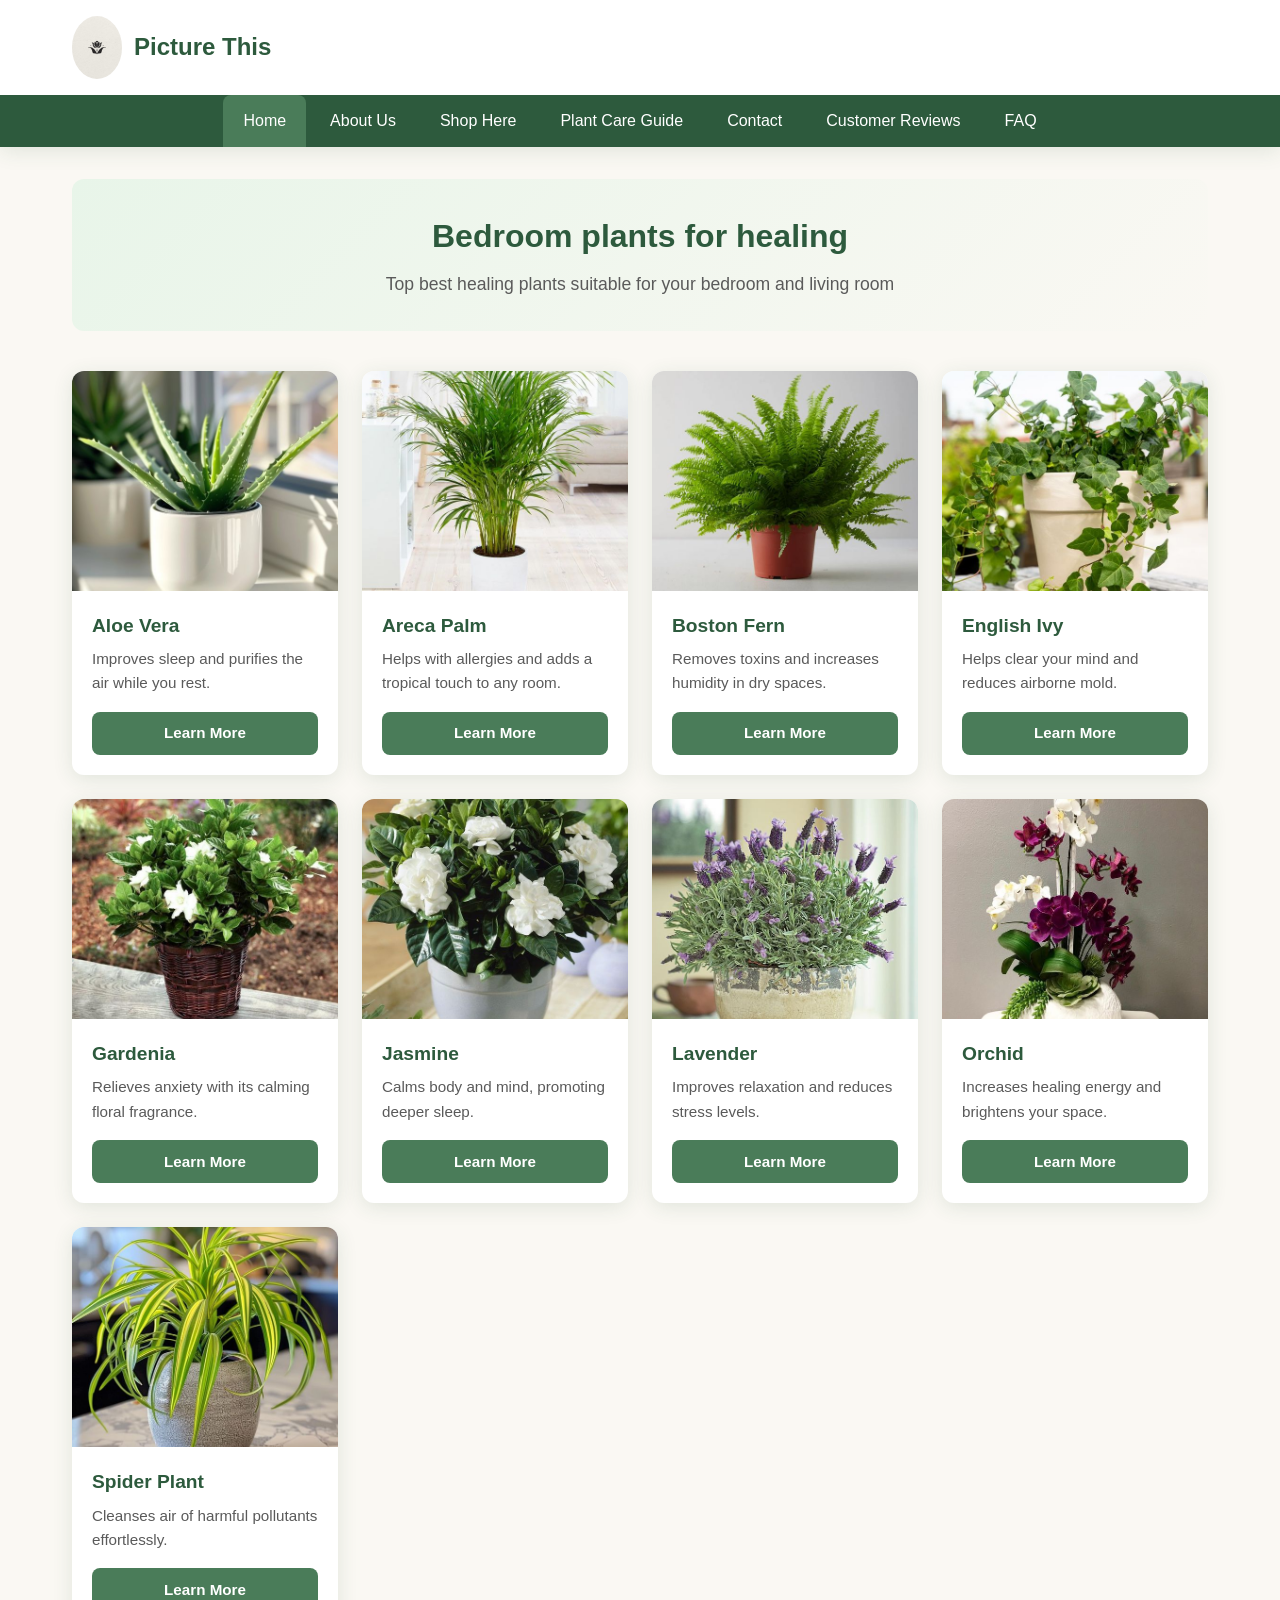
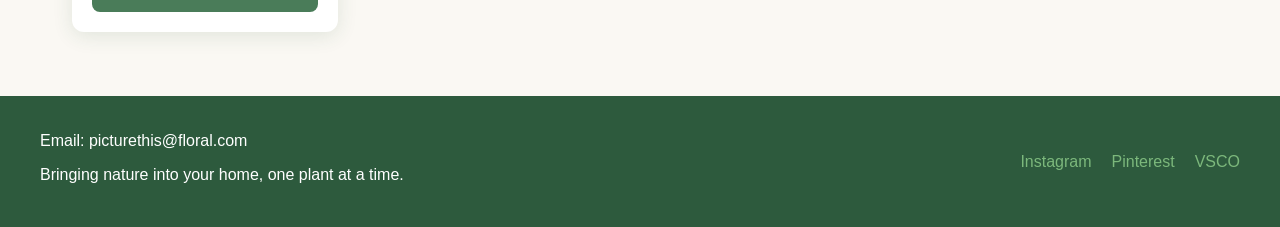
<file: index.html>
<!doctype html>
<html lang="en">
  <head>
    <meta charset="utf-8" />
    <meta name="viewport" content="width=device-width, initial-scale=1" />
    <title>Picture This - Home</title>
    <link rel="stylesheet" href="css/style.css" />
  </head>
  <body>
    <header>
      <div class="header-top">
        <div class="logo-group">
          <img
            src="images/picturethis-logo.jpg"
            width="50"
            height="50"
            alt="Picture This logo"
          />
          <h1>Picture This</h1>
        </div>
        <button class="menu-toggle" aria-label="Toggle menu" aria-expanded="false">
          &#9776;
        </button>
      </div>
      <nav>
        <ul>
          <li><a href="index.html">Home</a></li>
          <li><a href="about.html">About Us</a></li>
          <li><a href="shop.html">Shop Here</a></li>
          <li><a href="plantcare.html">Plant Care Guide</a></li>
          <li><a href="contact.html">Contact</a></li>
          <li><a href="customerreview.html">Customer Reviews</a></li>
          <li><a href="faq.html">FAQ</a></li>
        </ul>
      </nav>
    </header>

    <main>
      <section class="page-hero">
        <h2>Bedroom plants for healing</h2>
        <p>Top best healing plants suitable for your bedroom and living room</p>
      </section>

      <section class="plant-grid">
        <article class="card">
          <img src="images/aleovera.jpg" alt="Aloe Vera" />
          <div class="card-body">
            <h3>Aloe Vera</h3>
            <p>Improves sleep and purifies the air while you rest.</p>
            <a href="plantcare.html#aloe-vera" class="btn">Learn More</a>
          </div>
        </article>

        <article class="card">
          <img src="images/areca palm.jpg" alt="Areca Palm" />
          <div class="card-body">
            <h3>Areca Palm</h3>
            <p>Helps with allergies and adds a tropical touch to any room.</p>
            <a href="plantcare.html#areca-palm" class="btn">Learn More</a>
          </div>
        </article>

        <article class="card">
          <img src="images/bostonfern.jpg" alt="Boston Fern" />
          <div class="card-body">
            <h3>Boston Fern</h3>
            <p>Removes toxins and increases humidity in dry spaces.</p>
            <a href="plantcare.html#boston-fern" class="btn">Learn More</a>
          </div>
        </article>

        <article class="card">
          <img src="images/englishivy.jpg" alt="English Ivy" />
          <div class="card-body">
            <h3>English Ivy</h3>
            <p>Helps clear your mind and reduces airborne mold.</p>
            <a href="plantcare.html#english-ivy" class="btn">Learn More</a>
          </div>
        </article>

        <article class="card">
          <img src="images/gardenia.jpg" alt="Gardenia" />
          <div class="card-body">
            <h3>Gardenia</h3>
            <p>Relieves anxiety with its calming floral fragrance.</p>
            <a href="plantcare.html#gardenia" class="btn">Learn More</a>
          </div>
        </article>

        <article class="card">
          <img src="images/jasmine.jpg" alt="Jasmine" />
          <div class="card-body">
            <h3>Jasmine</h3>
            <p>Calms body and mind, promoting deeper sleep.</p>
            <a href="plantcare.html#jasmine" class="btn">Learn More</a>
          </div>
        </article>

        <article class="card">
          <img src="images/lavender.jpg" alt="Lavender" />
          <div class="card-body">
            <h3>Lavender</h3>
            <p>Improves relaxation and reduces stress levels.</p>
            <a href="plantcare.html#lavender" class="btn">Learn More</a>
          </div>
        </article>

        <article class="card">
          <img src="images/orchid.jpg" alt="Orchid" />
          <div class="card-body">
            <h3>Orchid</h3>
            <p>Increases healing energy and brightens your space.</p>
            <a href="plantcare.html#orchid" class="btn">Learn More</a>
          </div>
        </article>

        <article class="card">
          <img src="images/spiderplant.jpg" alt="Spider Plant" />
          <div class="card-body">
            <h3>Spider Plant</h3>
            <p>Cleanses air of harmful pollutants effortlessly.</p>
            <a href="plantcare.html#spider-plant" class="btn">Learn More</a>
          </div>
        </article>
      </section>
    </main>

    <footer>
      <div class="footer-content">
        <address>
          <p>Email: picturethis@floral.com</p>
          <p>Bringing nature into your home, one plant at a time.</p>
        </address>
        <ul class="social-links">
          <li><a href="https://instagram.com" target="_blank" rel="noopener">Instagram</a></li>
          <li><a href="https://pinterest.com" target="_blank" rel="noopener">Pinterest</a></li>
          <li><a href="https://vsco.co" target="_blank" rel="noopener">VSCO</a></li>
        </ul>
      </div>
    </footer>

    <script src="js/script.js"></script>
  </body>
</html>
</file>
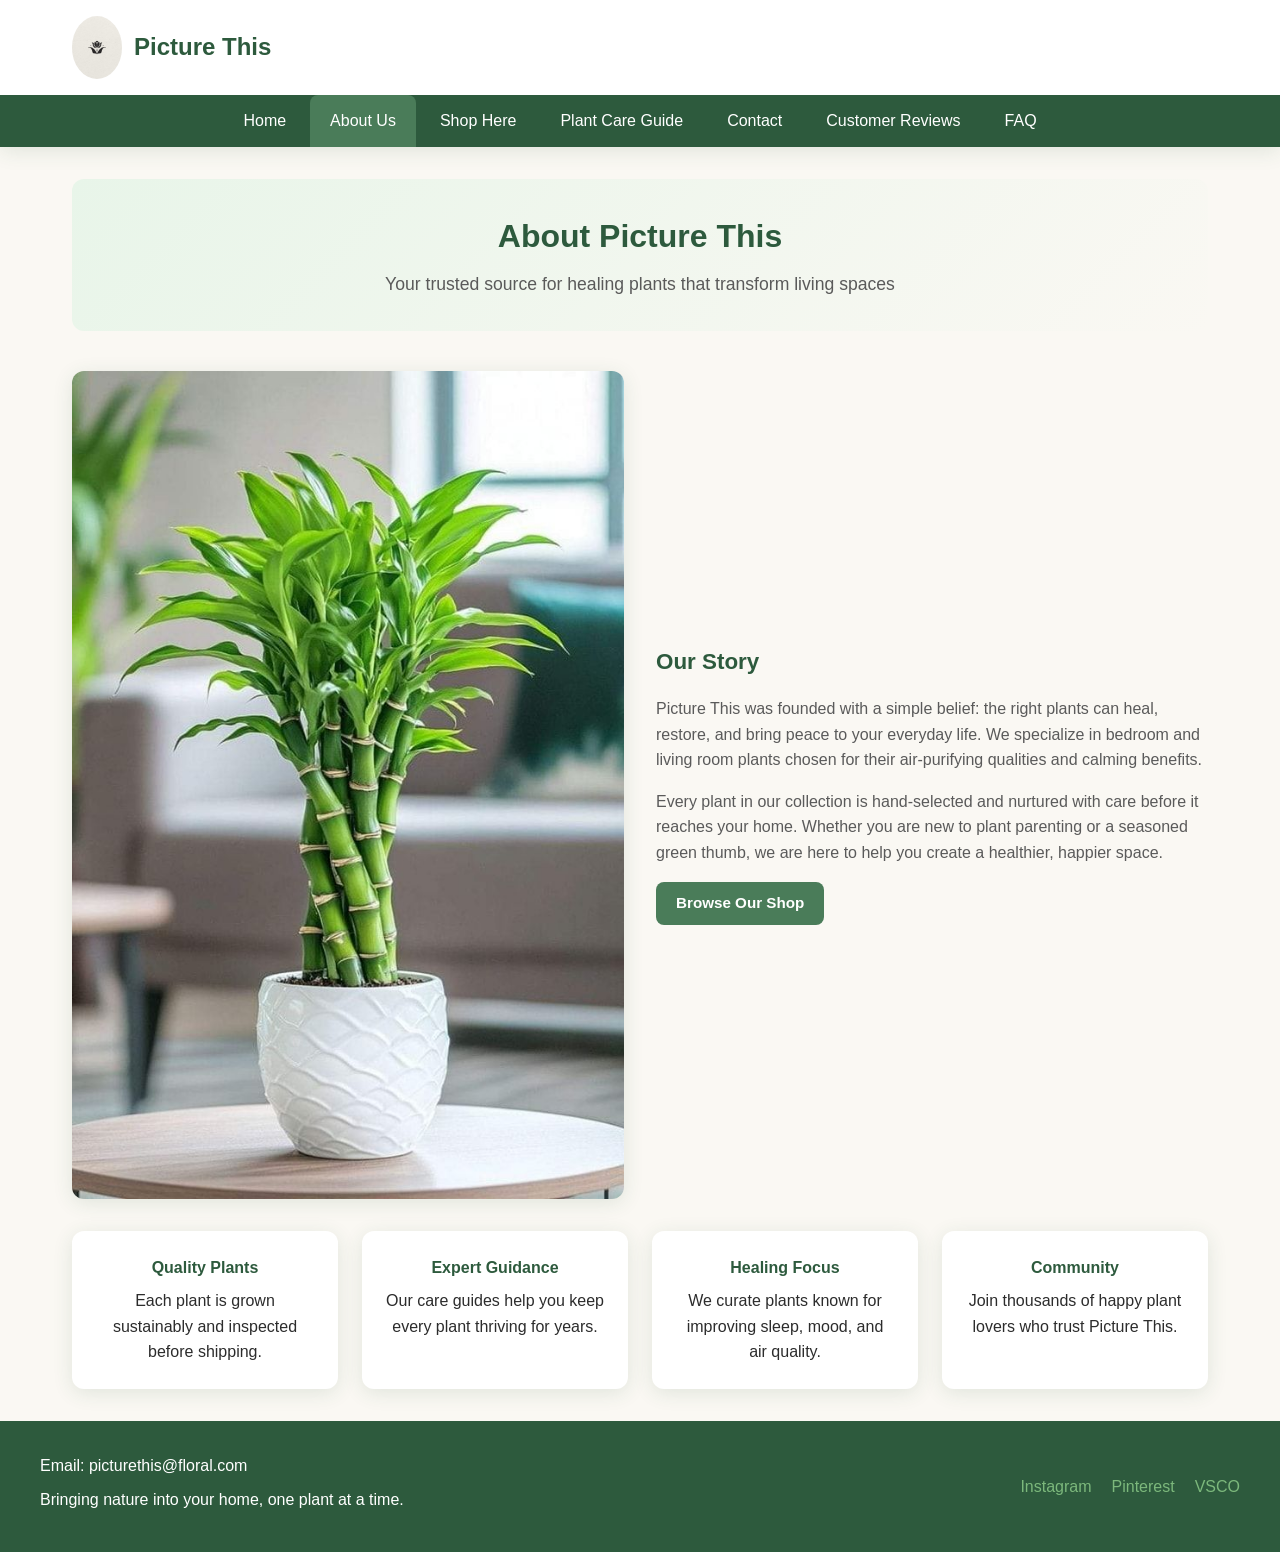
<file: about.html>
<!doctype html>
<html lang="en">
  <head>
    <meta charset="utf-8" />
    <meta name="viewport" content="width=device-width, initial-scale=1" />
    <title>Picture This - About Us</title>
    <link rel="stylesheet" href="css/style.css" />
  </head>
  <body>
    <header>
      <div class="header-top">
        <div class="logo-group">
          <img
            src="images/picturethis-logo.jpg"
            width="50"
            height="50"
            alt="Picture This logo"
          />
          <h1>Picture This</h1>
        </div>
        <button class="menu-toggle" aria-label="Toggle menu" aria-expanded="false">
          &#9776;
        </button>
      </div>
      <nav>
        <ul>
          <li><a href="index.html">Home</a></li>
          <li><a href="about.html">About Us</a></li>
          <li><a href="shop.html">Shop Here</a></li>
          <li><a href="plantcare.html">Plant Care Guide</a></li>
          <li><a href="contact.html">Contact</a></li>
          <li><a href="customerreview.html">Customer Reviews</a></li>
          <li><a href="faq.html">FAQ</a></li>
        </ul>
      </nav>
    </header>

    <main>
      <section class="page-hero">
        <h2>About Picture This</h2>
        <p>Your trusted source for healing plants that transform living spaces</p>
      </section>

      <section class="about-content">
        <img src="images/luckybamboo.jpg" alt="Lucky bamboo plant" />
        <div class="about-text">
          <h3>Our Story</h3>
          <p>
            Picture This was founded with a simple belief: the right plants can
            heal, restore, and bring peace to your everyday life. We specialize
            in bedroom and living room plants chosen for their air-purifying
            qualities and calming benefits.
          </p>
          <p>
            Every plant in our collection is hand-selected and nurtured with care
            before it reaches your home. Whether you are new to plant parenting or
            a seasoned green thumb, we are here to help you create a healthier,
            happier space.
          </p>
          <a href="shop.html" class="btn">Browse Our Shop</a>
        </div>
      </section>

      <section class="values-grid">
        <div class="value-card">
          <h4>Quality Plants</h4>
          <p>Each plant is grown sustainably and inspected before shipping.</p>
        </div>
        <div class="value-card">
          <h4>Expert Guidance</h4>
          <p>Our care guides help you keep every plant thriving for years.</p>
        </div>
        <div class="value-card">
          <h4>Healing Focus</h4>
          <p>We curate plants known for improving sleep, mood, and air quality.</p>
        </div>
        <div class="value-card">
          <h4>Community</h4>
          <p>Join thousands of happy plant lovers who trust Picture This.</p>
        </div>
      </section>
    </main>

    <footer>
      <div class="footer-content">
        <address>
          <p>Email: picturethis@floral.com</p>
          <p>Bringing nature into your home, one plant at a time.</p>
        </address>
        <ul class="social-links">
          <li><a href="https://instagram.com" target="_blank" rel="noopener">Instagram</a></li>
          <li><a href="https://pinterest.com" target="_blank" rel="noopener">Pinterest</a></li>
          <li><a href="https://vsco.co" target="_blank" rel="noopener">VSCO</a></li>
        </ul>
      </div>
    </footer>

    <script src="js/script.js"></script>
  </body>
</html>
</file>
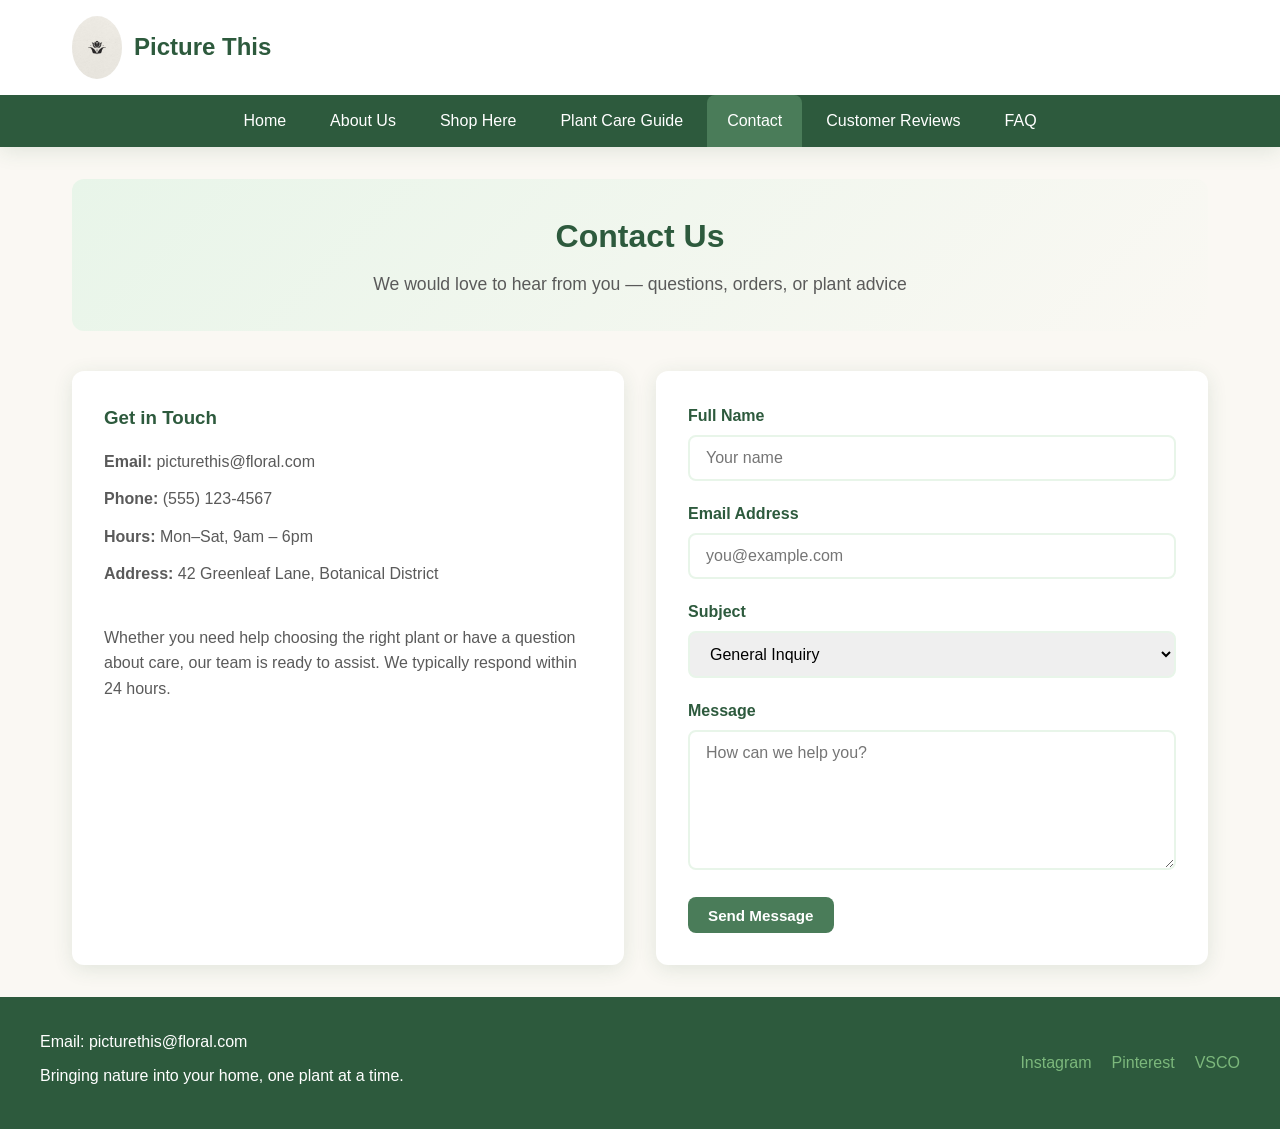
<file: contact.html>
<!doctype html>
<html lang="en">
  <head>
    <meta charset="utf-8" />
    <meta name="viewport" content="width=device-width, initial-scale=1" />
    <title>Picture This - Contact</title>
    <link rel="stylesheet" href="css/style.css" />
  </head>
  <body>
    <header>
      <div class="header-top">
        <div class="logo-group">
          <img
            src="images/picturethis-logo.jpg"
            width="50"
            height="50"
            alt="Picture This logo"
          />
          <h1>Picture This</h1>
        </div>
        <button class="menu-toggle" aria-label="Toggle menu" aria-expanded="false">
          &#9776;
        </button>
      </div>
      <nav>
        <ul>
          <li><a href="index.html">Home</a></li>
          <li><a href="about.html">About Us</a></li>
          <li><a href="shop.html">Shop Here</a></li>
          <li><a href="plantcare.html">Plant Care Guide</a></li>
          <li><a href="contact.html">Contact</a></li>
          <li><a href="customerreview.html">Customer Reviews</a></li>
          <li><a href="faq.html">FAQ</a></li>
        </ul>
      </nav>
    </header>

    <main>
      <section class="page-hero">
        <h2>Contact Us</h2>
        <p>We would love to hear from you — questions, orders, or plant advice</p>
      </section>

      <section class="contact-wrapper">
        <div class="contact-info">
          <h3>Get in Touch</h3>
          <p><strong>Email:</strong> picturethis@floral.com</p>
          <p><strong>Phone:</strong> (555) 123-4567</p>
          <p><strong>Hours:</strong> Mon–Sat, 9am – 6pm</p>
          <p><strong>Address:</strong> 42 Greenleaf Lane, Botanical District</p>
          <br />
          <p>
            Whether you need help choosing the right plant or have a question
            about care, our team is ready to assist. We typically respond within
            24 hours.
          </p>
        </div>

        <form id="contact-form" class="contact-form" novalidate>
          <div id="form-success" class="form-success" role="alert">
            Thank you! Your message has been sent successfully.
          </div>

          <div class="form-group">
            <label for="name">Full Name</label>
            <input type="text" id="name" name="name" placeholder="Your name" />
            <span id="name-error" class="form-error"></span>
          </div>

          <div class="form-group">
            <label for="email">Email Address</label>
            <input type="email" id="email" name="email" placeholder="you@example.com" />
            <span id="email-error" class="form-error"></span>
          </div>

          <div class="form-group">
            <label for="subject">Subject</label>
            <select id="subject" name="subject">
              <option value="general">General Inquiry</option>
              <option value="order">Order Question</option>
              <option value="care">Plant Care Help</option>
              <option value="feedback">Feedback</option>
            </select>
          </div>

          <div class="form-group">
            <label for="message">Message</label>
            <textarea id="message" name="message" placeholder="How can we help you?"></textarea>
            <span id="message-error" class="form-error"></span>
          </div>

          <button type="submit" class="btn">Send Message</button>
        </form>
      </section>
    </main>

    <footer>
      <div class="footer-content">
        <address>
          <p>Email: picturethis@floral.com</p>
          <p>Bringing nature into your home, one plant at a time.</p>
        </address>
        <ul class="social-links">
          <li><a href="https://instagram.com" target="_blank" rel="noopener">Instagram</a></li>
          <li><a href="https://pinterest.com" target="_blank" rel="noopener">Pinterest</a></li>
          <li><a href="https://vsco.co" target="_blank" rel="noopener">VSCO</a></li>
        </ul>
      </div>
    </footer>

    <script src="js/script.js"></script>
  </body>
</html>
</file>
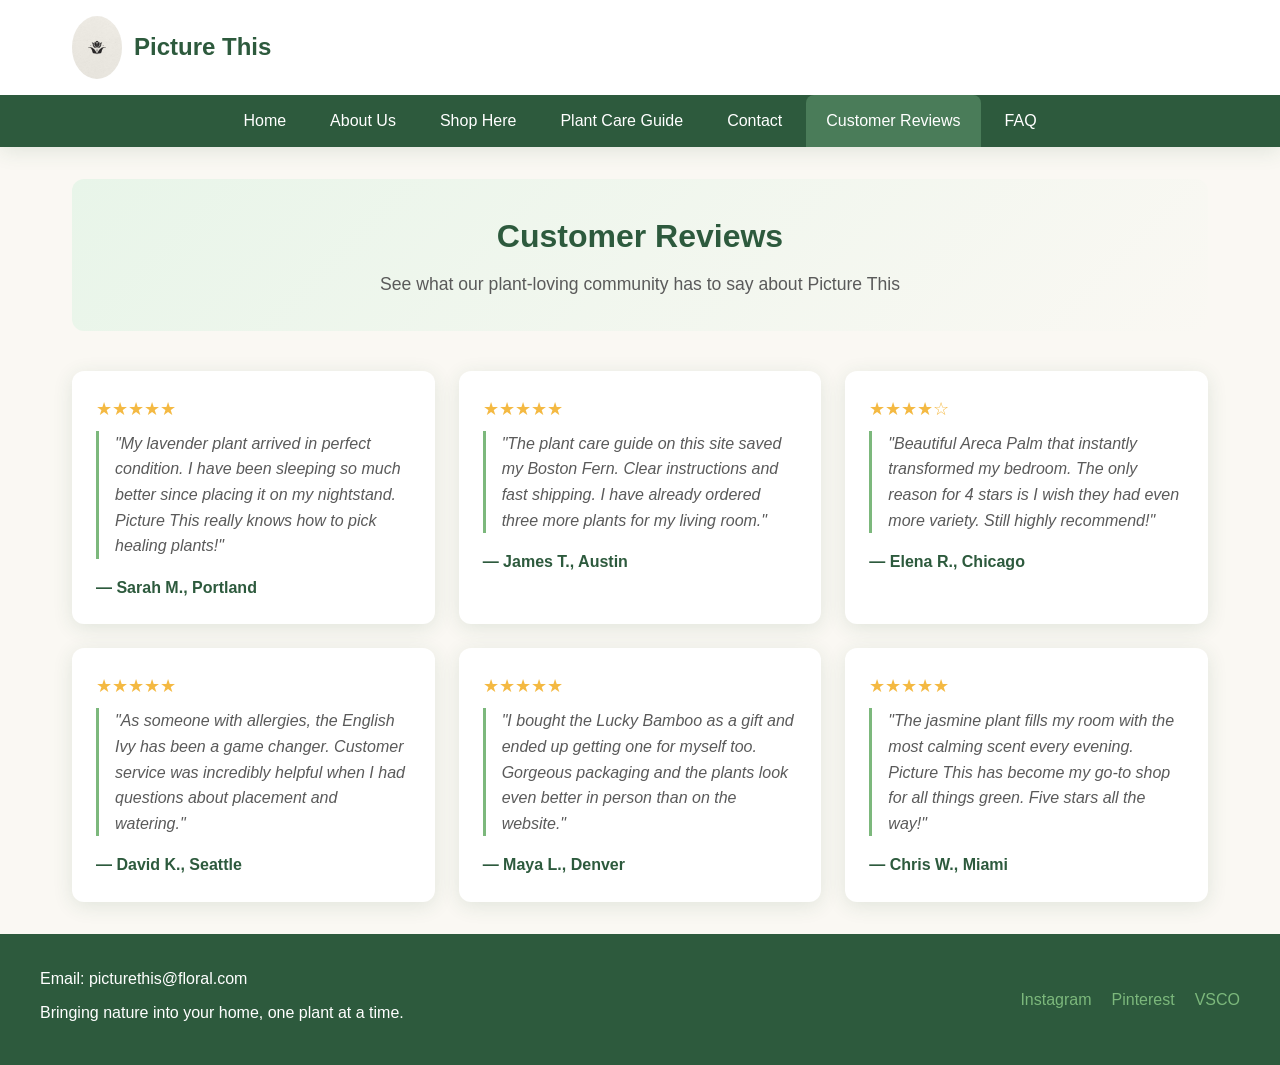
<file: customerreview.html>
<!doctype html>
<html lang="en">
  <head>
    <meta charset="utf-8" />
    <meta name="viewport" content="width=device-width, initial-scale=1" />
    <title>Picture This - Customer Reviews</title>
    <link rel="stylesheet" href="css/style.css" />
  </head>
  <body>
    <header>
      <div class="header-top">
        <div class="logo-group">
          <img
            src="images/picturethis-logo.jpg"
            width="50"
            height="50"
            alt="Picture This logo"
          />
          <h1>Picture This</h1>
        </div>
        <button class="menu-toggle" aria-label="Toggle menu" aria-expanded="false">
          &#9776;
        </button>
      </div>
      <nav>
        <ul>
          <li><a href="index.html">Home</a></li>
          <li><a href="about.html">About Us</a></li>
          <li><a href="shop.html">Shop Here</a></li>
          <li><a href="plantcare.html">Plant Care Guide</a></li>
          <li><a href="contact.html">Contact</a></li>
          <li><a href="customerreview.html">Customer Reviews</a></li>
          <li><a href="faq.html">FAQ</a></li>
        </ul>
      </nav>
    </header>

    <main>
      <section class="page-hero">
        <h2>Customer Reviews</h2>
        <p>See what our plant-loving community has to say about Picture This</p>
      </section>

      <section class="reviews-grid">
        <article class="review-card">
          <div class="review-stars">&#9733;&#9733;&#9733;&#9733;&#9733;</div>
          <blockquote>
            "My lavender plant arrived in perfect condition. I have been sleeping
            so much better since placing it on my nightstand. Picture This really
            knows how to pick healing plants!"
          </blockquote>
          <p class="review-author">— Sarah M., Portland</p>
        </article>

        <article class="review-card">
          <div class="review-stars">&#9733;&#9733;&#9733;&#9733;&#9733;</div>
          <blockquote>
            "The plant care guide on this site saved my Boston Fern. Clear
            instructions and fast shipping. I have already ordered three more
            plants for my living room."
          </blockquote>
          <p class="review-author">— James T., Austin</p>
        </article>

        <article class="review-card">
          <div class="review-stars">&#9733;&#9733;&#9733;&#9733;&#9734;</div>
          <blockquote>
            "Beautiful Areca Palm that instantly transformed my bedroom. The
            only reason for 4 stars is I wish they had even more variety. Still
            highly recommend!"
          </blockquote>
          <p class="review-author">— Elena R., Chicago</p>
        </article>

        <article class="review-card">
          <div class="review-stars">&#9733;&#9733;&#9733;&#9733;&#9733;</div>
          <blockquote>
            "As someone with allergies, the English Ivy has been a game changer.
            Customer service was incredibly helpful when I had questions about
            placement and watering."
          </blockquote>
          <p class="review-author">— David K., Seattle</p>
        </article>

        <article class="review-card">
          <div class="review-stars">&#9733;&#9733;&#9733;&#9733;&#9733;</div>
          <blockquote>
            "I bought the Lucky Bamboo as a gift and ended up getting one for
            myself too. Gorgeous packaging and the plants look even better in
            person than on the website."
          </blockquote>
          <p class="review-author">— Maya L., Denver</p>
        </article>

        <article class="review-card">
          <div class="review-stars">&#9733;&#9733;&#9733;&#9733;&#9733;</div>
          <blockquote>
            "The jasmine plant fills my room with the most calming scent every
            evening. Picture This has become my go-to shop for all things green.
            Five stars all the way!"
          </blockquote>
          <p class="review-author">— Chris W., Miami</p>
        </article>
      </section>
    </main>

    <footer>
      <div class="footer-content">
        <address>
          <p>Email: picturethis@floral.com</p>
          <p>Bringing nature into your home, one plant at a time.</p>
        </address>
        <ul class="social-links">
          <li><a href="https://instagram.com" target="_blank" rel="noopener">Instagram</a></li>
          <li><a href="https://pinterest.com" target="_blank" rel="noopener">Pinterest</a></li>
          <li><a href="https://vsco.co" target="_blank" rel="noopener">VSCO</a></li>
        </ul>
      </div>
    </footer>

    <script src="js/script.js"></script>
  </body>
</html>
</file>
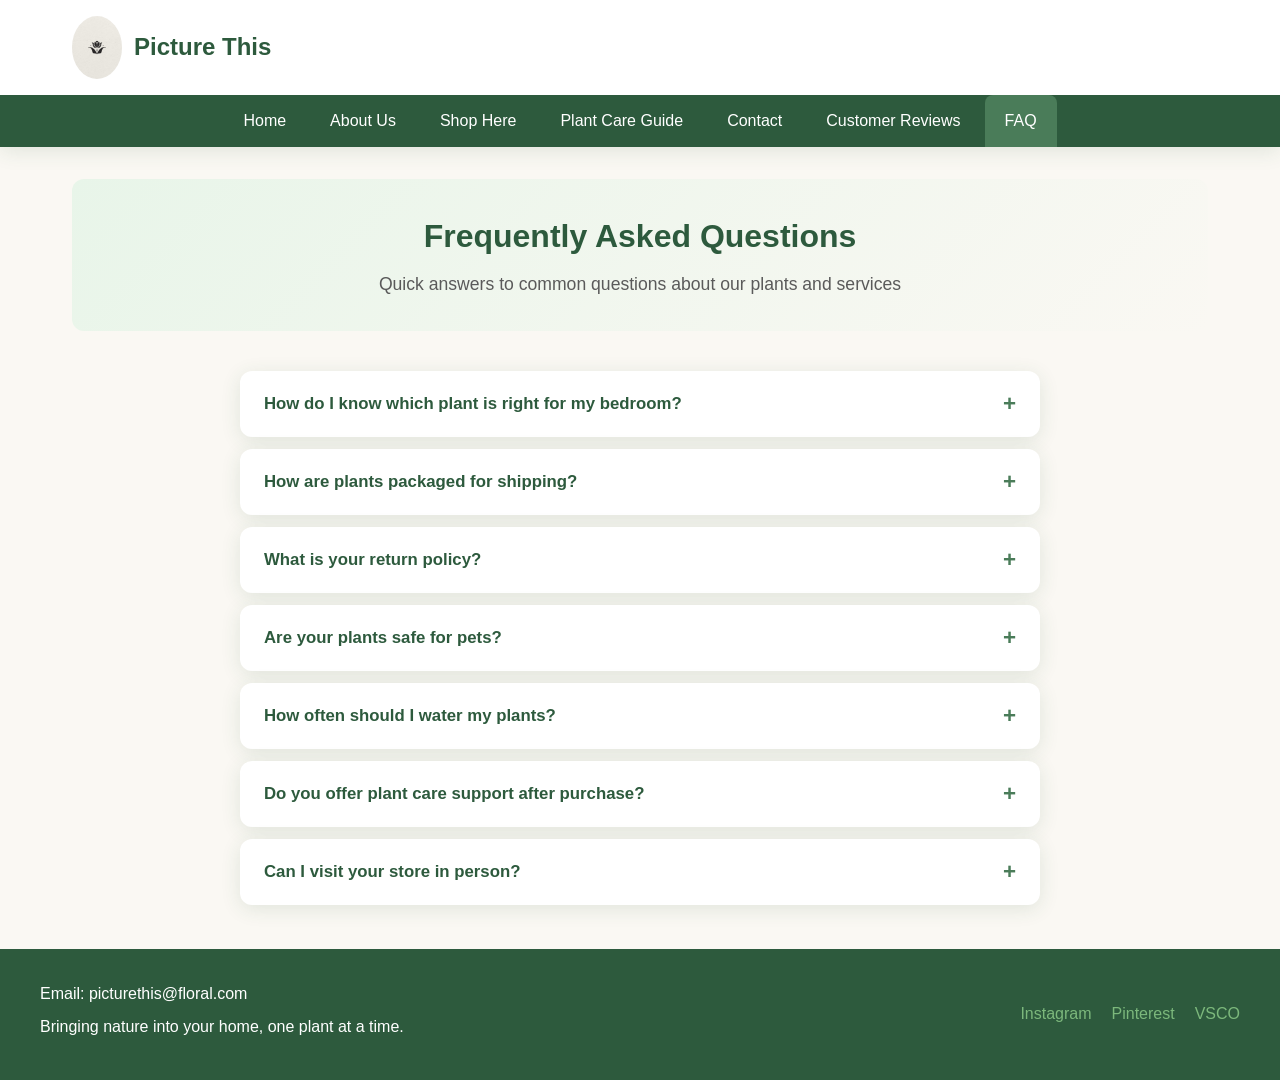
<file: faq.html>
<!doctype html>
<html lang="en">
  <head>
    <meta charset="utf-8" />
    <meta name="viewport" content="width=device-width, initial-scale=1" />
    <title>Picture This - FAQ</title>
    <link rel="stylesheet" href="css/style.css" />
  </head>
  <body>
    <header>
      <div class="header-top">
        <div class="logo-group">
          <img
            src="images/picturethis-logo.jpg"
            width="50"
            height="50"
            alt="Picture This logo"
          />
          <h1>Picture This</h1>
        </div>
        <button class="menu-toggle" aria-label="Toggle menu" aria-expanded="false">
          &#9776;
        </button>
      </div>
      <nav>
        <ul>
          <li><a href="index.html">Home</a></li>
          <li><a href="about.html">About Us</a></li>
          <li><a href="shop.html">Shop Here</a></li>
          <li><a href="plantcare.html">Plant Care Guide</a></li>
          <li><a href="contact.html">Contact</a></li>
          <li><a href="customerreview.html">Customer Reviews</a></li>
          <li><a href="faq.html">FAQ</a></li>
        </ul>
      </nav>
    </header>

    <main>
      <section class="page-hero">
        <h2>Frequently Asked Questions</h2>
        <p>Quick answers to common questions about our plants and services</p>
      </section>

      <section class="faq-list">
        <div class="faq-item">
          <button class="faq-question" type="button">
            How do I know which plant is right for my bedroom?
          </button>
          <div class="faq-answer">
            <p>
              Start with plants known for air purification and calming effects,
              such as Lavender, Jasmine, or Aloe Vera. Check our home page for
              recommendations, and visit the Plant Care Guide for detailed needs
              of each plant.
            </p>
          </div>
        </div>

        <div class="faq-item">
          <button class="faq-question" type="button">
            How are plants packaged for shipping?
          </button>
          <div class="faq-answer">
            <p>
              Every plant is carefully wrapped and secured in eco-friendly
              packaging to prevent damage during transit. Pots are stabilized
              and soil is covered to minimize spillage. Most orders arrive within
              3–5 business days.
            </p>
          </div>
        </div>

        <div class="faq-item">
          <button class="faq-question" type="button">
            What is your return policy?
          </button>
          <div class="faq-answer">
            <p>
              If your plant arrives damaged or unhealthy, contact us within 7
              days at picturethis@floral.com with photos. We will send a
              replacement or issue a full refund — no questions asked.
            </p>
          </div>
        </div>

        <div class="faq-item">
          <button class="faq-question" type="button">
            Are your plants safe for pets?
          </button>
          <div class="faq-answer">
            <p>
              Some plants, like English Ivy and Aloe Vera, can be toxic to pets
              if ingested. We label pet-safe options in our shop and recommend
              keeping plants out of reach of curious animals. Contact us if you
              need pet-friendly recommendations.
            </p>
          </div>
        </div>

        <div class="faq-item">
          <button class="faq-question" type="button">
            How often should I water my plants?
          </button>
          <div class="faq-answer">
            <p>
              Watering depends on the plant type, season, and room humidity.
              As a general rule, let the top inch of soil dry before watering
              again. Our Plant Care Guide has specific instructions for every
              plant we sell.
            </p>
          </div>
        </div>

        <div class="faq-item">
          <button class="faq-question" type="button">
            Do you offer plant care support after purchase?
          </button>
          <div class="faq-answer">
            <p>
              Yes! All customers receive free access to our Plant Care Guide.
              You can also reach out via our Contact page or email us anytime
              for personalized advice from our plant experts.
            </p>
          </div>
        </div>

        <div class="faq-item">
          <button class="faq-question" type="button">
            Can I visit your store in person?
          </button>
          <div class="faq-answer">
            <p>
              We are located at 42 Greenleaf Lane in the Botanical District.
              Walk-ins are welcome Monday through Saturday, 9am to 6pm. Come
              browse our full collection and get hands-on care tips from our team.
            </p>
          </div>
        </div>
      </section>
    </main>

    <footer>
      <div class="footer-content">
        <address>
          <p>Email: picturethis@floral.com</p>
          <p>Bringing nature into your home, one plant at a time.</p>
        </address>
        <ul class="social-links">
          <li><a href="https://instagram.com" target="_blank" rel="noopener">Instagram</a></li>
          <li><a href="https://pinterest.com" target="_blank" rel="noopener">Pinterest</a></li>
          <li><a href="https://vsco.co" target="_blank" rel="noopener">VSCO</a></li>
        </ul>
      </div>
    </footer>

    <script src="js/script.js"></script>
  </body>
</html>
</file>
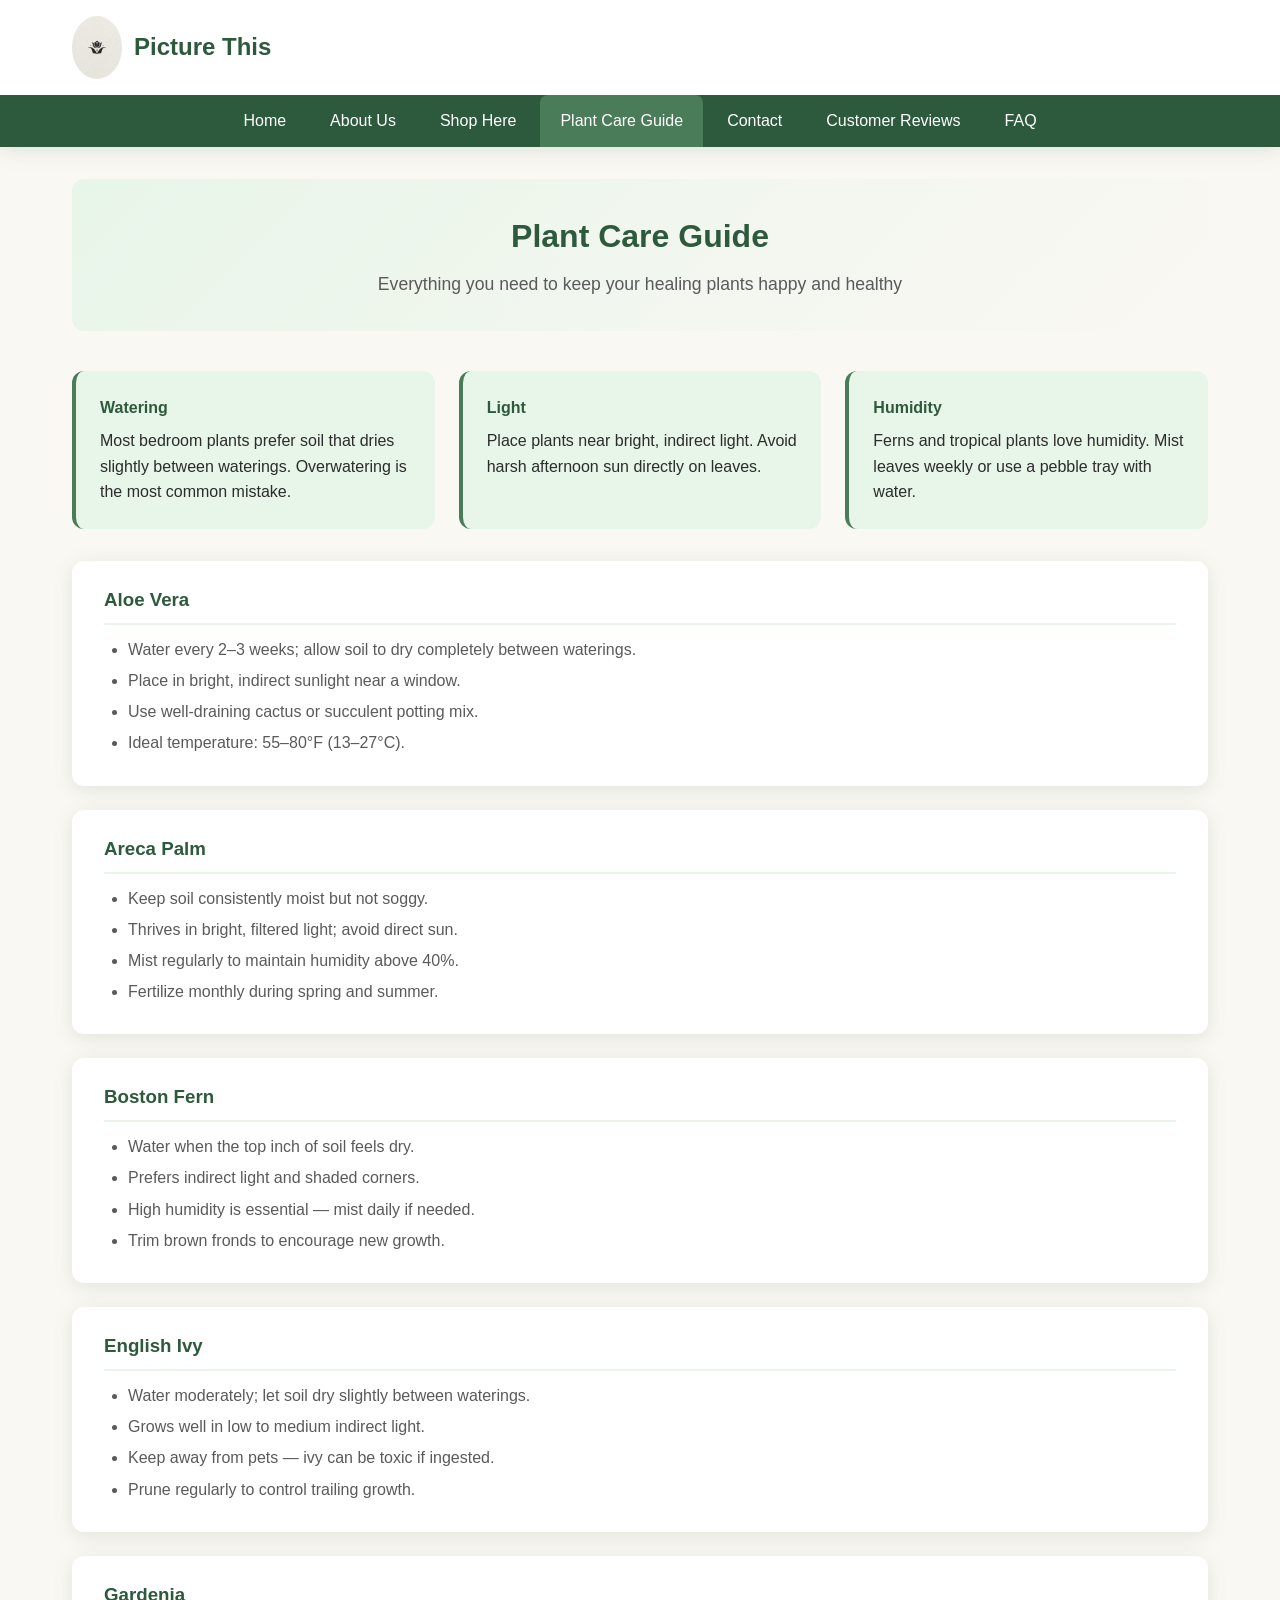
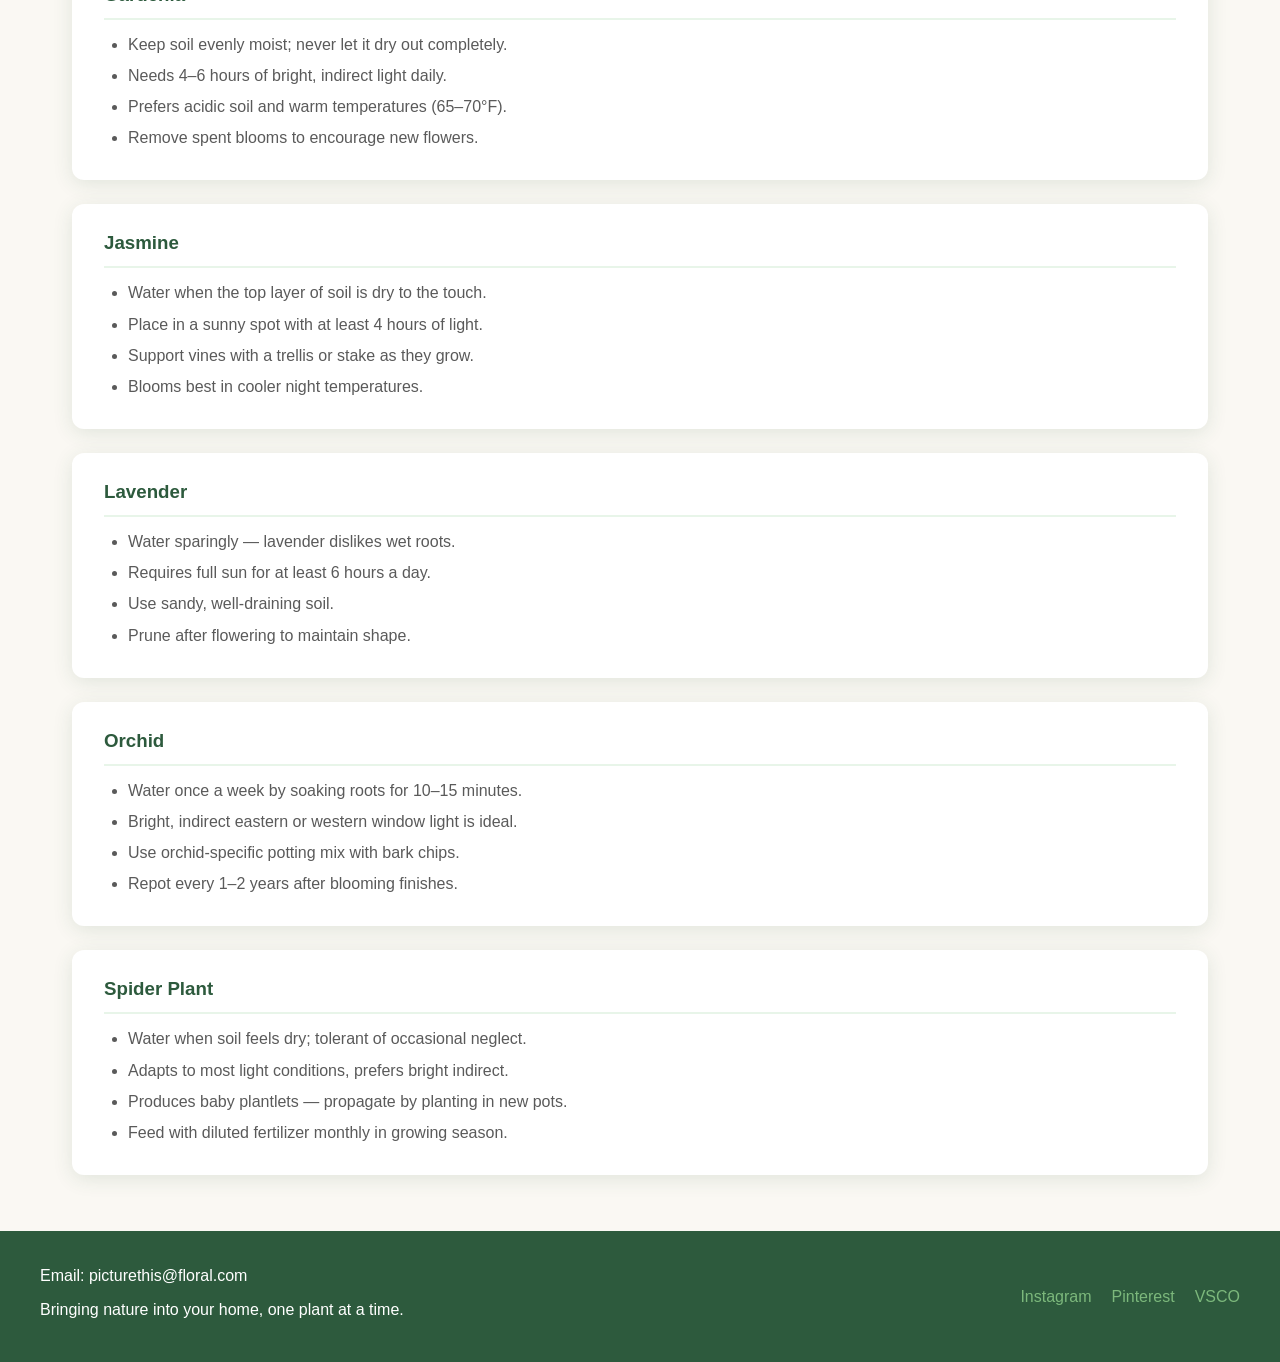
<file: plantcare.html>
<!doctype html>
<html lang="en">
  <head>
    <meta charset="utf-8" />
    <meta name="viewport" content="width=device-width, initial-scale=1" />
    <title>Picture This - Plant Care Guide</title>
    <link rel="stylesheet" href="css/style.css" />
  </head>
  <body>
    <header>
      <div class="header-top">
        <div class="logo-group">
          <img
            src="images/picturethis-logo.jpg"
            width="50"
            height="50"
            alt="Picture This logo"
          />
          <h1>Picture This</h1>
        </div>
        <button class="menu-toggle" aria-label="Toggle menu" aria-expanded="false">
          &#9776;
        </button>
      </div>
      <nav>
        <ul>
          <li><a href="index.html">Home</a></li>
          <li><a href="about.html">About Us</a></li>
          <li><a href="shop.html">Shop Here</a></li>
          <li><a href="plantcare.html">Plant Care Guide</a></li>
          <li><a href="contact.html">Contact</a></li>
          <li><a href="customerreview.html">Customer Reviews</a></li>
          <li><a href="faq.html">FAQ</a></li>
        </ul>
      </nav>
    </header>

    <main>
      <section class="page-hero">
        <h2>Plant Care Guide</h2>
        <p>Everything you need to keep your healing plants happy and healthy</p>
      </section>

      <section class="care-tips">
        <div class="tip-card">
          <h4>Watering</h4>
          <p>Most bedroom plants prefer soil that dries slightly between waterings. Overwatering is the most common mistake.</p>
        </div>
        <div class="tip-card">
          <h4>Light</h4>
          <p>Place plants near bright, indirect light. Avoid harsh afternoon sun directly on leaves.</p>
        </div>
        <div class="tip-card">
          <h4>Humidity</h4>
          <p>Ferns and tropical plants love humidity. Mist leaves weekly or use a pebble tray with water.</p>
        </div>
      </section>

      <section id="aloe-vera" class="care-section">
        <h3>Aloe Vera</h3>
        <ul>
          <li>Water every 2–3 weeks; allow soil to dry completely between waterings.</li>
          <li>Place in bright, indirect sunlight near a window.</li>
          <li>Use well-draining cactus or succulent potting mix.</li>
          <li>Ideal temperature: 55–80°F (13–27°C).</li>
        </ul>
      </section>

      <section id="areca-palm" class="care-section">
        <h3>Areca Palm</h3>
        <ul>
          <li>Keep soil consistently moist but not soggy.</li>
          <li>Thrives in bright, filtered light; avoid direct sun.</li>
          <li>Mist regularly to maintain humidity above 40%.</li>
          <li>Fertilize monthly during spring and summer.</li>
        </ul>
      </section>

      <section id="boston-fern" class="care-section">
        <h3>Boston Fern</h3>
        <ul>
          <li>Water when the top inch of soil feels dry.</li>
          <li>Prefers indirect light and shaded corners.</li>
          <li>High humidity is essential — mist daily if needed.</li>
          <li>Trim brown fronds to encourage new growth.</li>
        </ul>
      </section>

      <section id="english-ivy" class="care-section">
        <h3>English Ivy</h3>
        <ul>
          <li>Water moderately; let soil dry slightly between waterings.</li>
          <li>Grows well in low to medium indirect light.</li>
          <li>Keep away from pets — ivy can be toxic if ingested.</li>
          <li>Prune regularly to control trailing growth.</li>
        </ul>
      </section>

      <section id="gardenia" class="care-section">
        <h3>Gardenia</h3>
        <ul>
          <li>Keep soil evenly moist; never let it dry out completely.</li>
          <li>Needs 4–6 hours of bright, indirect light daily.</li>
          <li>Prefers acidic soil and warm temperatures (65–70°F).</li>
          <li>Remove spent blooms to encourage new flowers.</li>
        </ul>
      </section>

      <section id="jasmine" class="care-section">
        <h3>Jasmine</h3>
        <ul>
          <li>Water when the top layer of soil is dry to the touch.</li>
          <li>Place in a sunny spot with at least 4 hours of light.</li>
          <li>Support vines with a trellis or stake as they grow.</li>
          <li>Blooms best in cooler night temperatures.</li>
        </ul>
      </section>

      <section id="lavender" class="care-section">
        <h3>Lavender</h3>
        <ul>
          <li>Water sparingly — lavender dislikes wet roots.</li>
          <li>Requires full sun for at least 6 hours a day.</li>
          <li>Use sandy, well-draining soil.</li>
          <li>Prune after flowering to maintain shape.</li>
        </ul>
      </section>

      <section id="orchid" class="care-section">
        <h3>Orchid</h3>
        <ul>
          <li>Water once a week by soaking roots for 10–15 minutes.</li>
          <li>Bright, indirect eastern or western window light is ideal.</li>
          <li>Use orchid-specific potting mix with bark chips.</li>
          <li>Repot every 1–2 years after blooming finishes.</li>
        </ul>
      </section>

      <section id="spider-plant" class="care-section">
        <h3>Spider Plant</h3>
        <ul>
          <li>Water when soil feels dry; tolerant of occasional neglect.</li>
          <li>Adapts to most light conditions, prefers bright indirect.</li>
          <li>Produces baby plantlets — propagate by planting in new pots.</li>
          <li>Feed with diluted fertilizer monthly in growing season.</li>
        </ul>
      </section>
    </main>

    <footer>
      <div class="footer-content">
        <address>
          <p>Email: picturethis@floral.com</p>
          <p>Bringing nature into your home, one plant at a time.</p>
        </address>
        <ul class="social-links">
          <li><a href="https://instagram.com" target="_blank" rel="noopener">Instagram</a></li>
          <li><a href="https://pinterest.com" target="_blank" rel="noopener">Pinterest</a></li>
          <li><a href="https://vsco.co" target="_blank" rel="noopener">VSCO</a></li>
        </ul>
      </div>
    </footer>

    <script src="js/script.js"></script>
  </body>
</html>
</file>
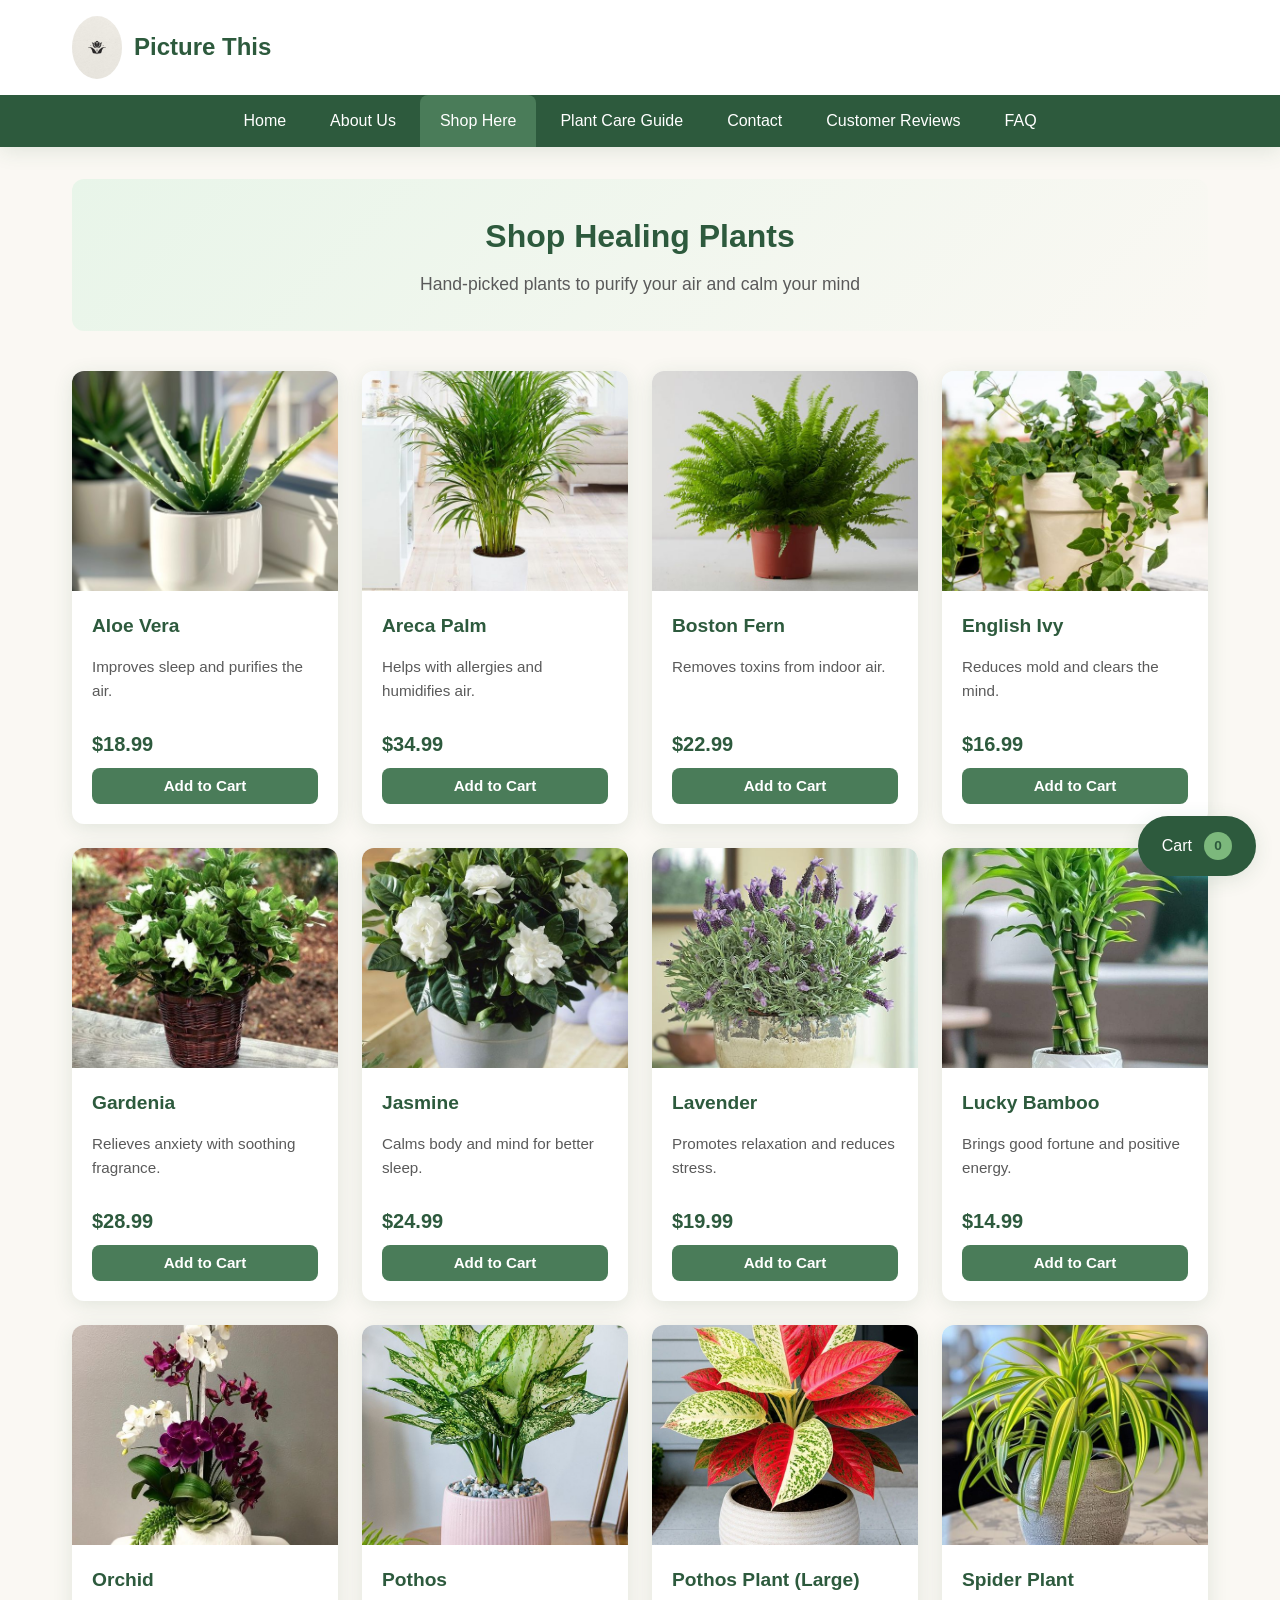
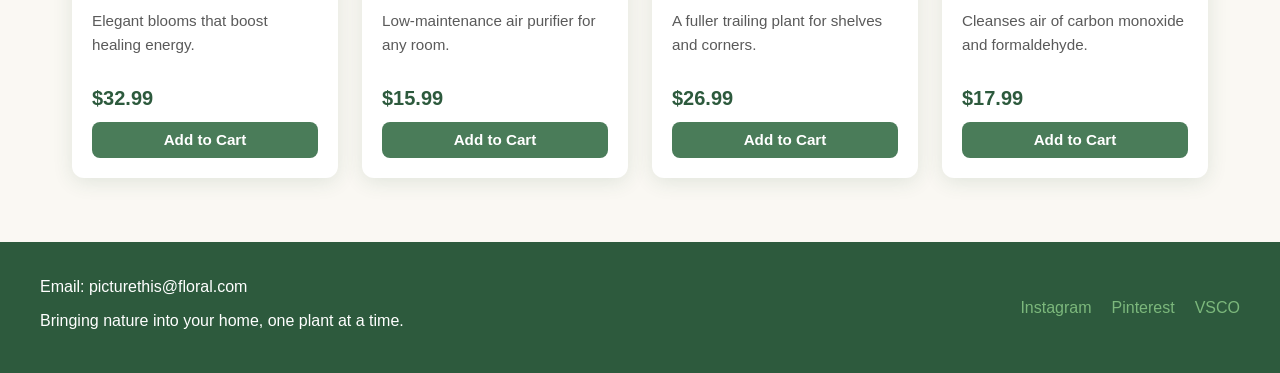
<file: shop.html>
<!doctype html>
<html lang="en">
  <head>
    <meta charset="utf-8" />
    <meta name="viewport" content="width=device-width, initial-scale=1" />
    <title>Picture This - Shop</title>
    <link rel="stylesheet" href="css/style.css" />
  </head>
  <body>
    <header>
      <div class="header-top">
        <div class="logo-group">
          <img
            src="images/picturethis-logo.jpg"
            width="50"
            height="50"
            alt="Picture This logo"
          />
          <h1>Picture This</h1>
        </div>
        <button class="menu-toggle" aria-label="Toggle menu" aria-expanded="false">
          &#9776;
        </button>
      </div>
      <nav>
        <ul>
          <li><a href="index.html">Home</a></li>
          <li><a href="about.html">About Us</a></li>
          <li><a href="shop.html">Shop Here</a></li>
          <li><a href="plantcare.html">Plant Care Guide</a></li>
          <li><a href="contact.html">Contact</a></li>
          <li><a href="customerreview.html">Customer Reviews</a></li>
          <li><a href="faq.html">FAQ</a></li>
        </ul>
      </nav>
    </header>

    <main>
      <section class="page-hero">
        <h2>Shop Healing Plants</h2>
        <p>Hand-picked plants to purify your air and calm your mind</p>
      </section>

      <section class="plant-grid shop-grid">
        <article class="card">
          <img src="images/aleovera.jpg" alt="Aloe Vera" />
          <div class="card-body">
            <h3>Aloe Vera</h3>
            <p>Improves sleep and purifies the air.</p>
            <span class="price">$18.99</span>
            <button class="btn add-to-cart" data-plant="Aloe Vera" data-price="18.99">Add to Cart</button>
          </div>
        </article>

        <article class="card">
          <img src="images/areca palm.jpg" alt="Areca Palm" />
          <div class="card-body">
            <h3>Areca Palm</h3>
            <p>Helps with allergies and humidifies air.</p>
            <span class="price">$34.99</span>
            <button class="btn add-to-cart" data-plant="Areca Palm" data-price="34.99">Add to Cart</button>
          </div>
        </article>

        <article class="card">
          <img src="images/bostonfern.jpg" alt="Boston Fern" />
          <div class="card-body">
            <h3>Boston Fern</h3>
            <p>Removes toxins from indoor air.</p>
            <span class="price">$22.99</span>
            <button class="btn add-to-cart" data-plant="Boston Fern" data-price="22.99">Add to Cart</button>
          </div>
        </article>

        <article class="card">
          <img src="images/englishivy.jpg" alt="English Ivy" />
          <div class="card-body">
            <h3>English Ivy</h3>
            <p>Reduces mold and clears the mind.</p>
            <span class="price">$16.99</span>
            <button class="btn add-to-cart" data-plant="English Ivy" data-price="16.99">Add to Cart</button>
          </div>
        </article>

        <article class="card">
          <img src="images/gardenia.jpg" alt="Gardenia" />
          <div class="card-body">
            <h3>Gardenia</h3>
            <p>Relieves anxiety with soothing fragrance.</p>
            <span class="price">$28.99</span>
            <button class="btn add-to-cart" data-plant="Gardenia" data-price="28.99">Add to Cart</button>
          </div>
        </article>

        <article class="card">
          <img src="images/jasmine.jpg" alt="Jasmine" />
          <div class="card-body">
            <h3>Jasmine</h3>
            <p>Calms body and mind for better sleep.</p>
            <span class="price">$24.99</span>
            <button class="btn add-to-cart" data-plant="Jasmine" data-price="24.99">Add to Cart</button>
          </div>
        </article>

        <article class="card">
          <img src="images/lavender.jpg" alt="Lavender" />
          <div class="card-body">
            <h3>Lavender</h3>
            <p>Promotes relaxation and reduces stress.</p>
            <span class="price">$19.99</span>
            <button class="btn add-to-cart" data-plant="Lavender" data-price="19.99">Add to Cart</button>
          </div>
        </article>

        <article class="card">
          <img src="images/luckybamboo.jpg" alt="Lucky Bamboo" />
          <div class="card-body">
            <h3>Lucky Bamboo</h3>
            <p>Brings good fortune and positive energy.</p>
            <span class="price">$14.99</span>
            <button class="btn add-to-cart" data-plant="Lucky Bamboo" data-price="14.99">Add to Cart</button>
          </div>
        </article>

        <article class="card">
          <img src="images/orchid.jpg" alt="Orchid" />
          <div class="card-body">
            <h3>Orchid</h3>
            <p>Elegant blooms that boost healing energy.</p>
            <span class="price">$32.99</span>
            <button class="btn add-to-cart" data-plant="Orchid" data-price="32.99">Add to Cart</button>
          </div>
        </article>

        <article class="card">
          <img src="images/potos.jpg" alt="Pothos" />
          <div class="card-body">
            <h3>Pothos</h3>
            <p>Low-maintenance air purifier for any room.</p>
            <span class="price">$15.99</span>
            <button class="btn add-to-cart" data-plant="Pothos" data-price="15.99">Add to Cart</button>
          </div>
        </article>

        <article class="card">
          <img src="images/potos plant.jpg" alt="Pothos Plant" />
          <div class="card-body">
            <h3>Pothos Plant (Large)</h3>
            <p>A fuller trailing plant for shelves and corners.</p>
            <span class="price">$26.99</span>
            <button class="btn add-to-cart" data-plant="Pothos Plant" data-price="26.99">Add to Cart</button>
          </div>
        </article>

        <article class="card">
          <img src="images/spiderplant.jpg" alt="Spider Plant" />
          <div class="card-body">
            <h3>Spider Plant</h3>
            <p>Cleanses air of carbon monoxide and formaldehyde.</p>
            <span class="price">$17.99</span>
            <button class="btn add-to-cart" data-plant="Spider Plant" data-price="17.99">Add to Cart</button>
          </div>
        </article>
      </section>
    </main>

    <div id="cart-bar" class="cart-bar" role="button" tabindex="0" aria-label="View cart">
      <span>Cart</span>
      <span id="cart-count" class="cart-count">0</span>
    </div>

    <div id="cart-overlay" class="cart-overlay" hidden>
      <div class="cart-modal" role="dialog" aria-labelledby="cart-modal-title" aria-modal="true">
        <button type="button" class="cart-close" aria-label="Close cart">&times;</button>

        <div id="cart-view">
          <h2 id="cart-modal-title">Your Cart</h2>
          <div id="cart-items" class="cart-items"></div>
          <p id="cart-empty-msg" class="cart-empty-msg">Your cart is empty. Add some plants to get started!</p>
          <div class="cart-summary">
            <span>Total:</span>
            <span id="cart-total" class="cart-total">$0.00</span>
          </div>
          <button type="button" id="checkout-btn" class="btn" disabled>Proceed to Checkout</button>
        </div>

        <div id="checkout-view" hidden>
          <h2>Place Your Order</h2>
          <p class="checkout-subtitle">Enter your details to complete your plant order.</p>

          <form id="order-form" novalidate>
            <div class="form-group">
              <label for="order-name">Full Name</label>
              <input type="text" id="order-name" name="order-name" placeholder="Your full name" />
              <span id="order-name-error" class="form-error"></span>
            </div>

            <div class="form-group">
              <label for="order-email">Email</label>
              <input type="email" id="order-email" name="order-email" placeholder="you@example.com" />
              <span id="order-email-error" class="form-error"></span>
            </div>

            <div class="form-group">
              <label for="order-phone">Phone</label>
              <input type="tel" id="order-phone" name="order-phone" placeholder="(555) 123-4567" />
              <span id="order-phone-error" class="form-error"></span>
            </div>

            <div class="form-group">
              <label for="order-address">Delivery Address</label>
              <input type="text" id="order-address" name="order-address" placeholder="Street address" />
              <span id="order-address-error" class="form-error"></span>
            </div>

            <div class="form-row">
              <div class="form-group">
                <label for="order-city">City</label>
                <input type="text" id="order-city" name="order-city" placeholder="City" />
                <span id="order-city-error" class="form-error"></span>
              </div>
              <div class="form-group">
                <label for="order-zip">ZIP Code</label>
                <input type="text" id="order-zip" name="order-zip" placeholder="12345" />
                <span id="order-zip-error" class="form-error"></span>
              </div>
            </div>

            <div class="checkout-actions">
              <button type="button" id="back-to-cart-btn" class="btn btn-outline">Back to Cart</button>
              <button type="submit" class="btn">Place Order</button>
            </div>
          </form>
        </div>

        <div id="order-success-view" hidden>
          <div class="order-success-icon">&#10003;</div>
          <h2>Order Placed!</h2>
          <p>Thank you for your order. Your plants are on their way.</p>
          <p class="order-id">Order #: <strong id="order-number"></strong></p>
          <p id="order-summary-text" class="order-summary-text"></p>
          <button type="button" id="continue-shopping-btn" class="btn">Continue Shopping</button>
        </div>
      </div>
    </div>

    <footer>
      <div class="footer-content">
        <address>
          <p>Email: picturethis@floral.com</p>
          <p>Bringing nature into your home, one plant at a time.</p>
        </address>
        <ul class="social-links">
          <li><a href="https://instagram.com" target="_blank" rel="noopener">Instagram</a></li>
          <li><a href="https://pinterest.com" target="_blank" rel="noopener">Pinterest</a></li>
          <li><a href="https://vsco.co" target="_blank" rel="noopener">VSCO</a></li>
        </ul>
      </div>
    </footer>

    <script src="js/script.js"></script>
  </body>
</html>
</file>
<file: css/style.css>
/* Picture This - Plant Shop Styles */

*,
*::before,
*::after {
  box-sizing: border-box;
  margin: 0;
  padding: 0;
}

:root {
  --green-dark: #2d5a3d;
  --green-mid: #4a7c59;
  --green-light: #7cb87c;
  --green-pale: #e8f5e9;
  --cream: #faf8f3;
  --brown: #5c4033;
  --text: #2c2c2c;
  --text-muted: #5a5a5a;
  --white: #ffffff;
  --shadow: 0 4px 20px rgba(45, 90, 61, 0.12);
  --radius: 12px;
  --transition: 0.25s ease;
}

html {
  scroll-behavior: smooth;
}

body {
  font-family: "Segoe UI", Tahoma, Geneva, Verdana, sans-serif;
  background-color: var(--cream);
  color: var(--text);
  line-height: 1.6;
  min-height: 100vh;
  display: flex;
  flex-direction: column;
}

img {
  max-width: 100%;
  height: auto;
  display: block;
}

a {
  color: var(--green-mid);
  text-decoration: none;
  transition: color var(--transition);
}

a:hover {
  color: var(--green-dark);
}

ul {
  list-style: none;
}

/* Header */
header {
  background: var(--white);
  box-shadow: var(--shadow);
  position: sticky;
  top: 0;
  z-index: 100;
}

.header-top {
  display: flex;
  align-items: center;
  justify-content: space-between;
  padding: 1rem 2rem;
  max-width: 1200px;
  margin: 0 auto;
}

.logo-group {
  display: flex;
  align-items: center;
  gap: 0.75rem;
}

.logo-group img {
  border-radius: 50%;
  object-fit: cover;
}

.logo-group h1 {
  font-size: 1.5rem;
  color: var(--green-dark);
  font-weight: 700;
}

.menu-toggle {
  display: none;
  background: none;
  border: 2px solid var(--green-mid);
  border-radius: 8px;
  padding: 0.5rem 0.75rem;
  cursor: pointer;
  color: var(--green-dark);
  font-size: 1.25rem;
}

nav {
  background: var(--green-dark);
  padding: 0 2rem;
}

nav ul {
  display: flex;
  flex-wrap: wrap;
  justify-content: center;
  gap: 0.25rem;
  max-width: 1200px;
  margin: 0 auto;
}

nav a {
  display: block;
  padding: 0.85rem 1.25rem;
  color: var(--white);
  font-weight: 500;
  border-radius: 8px 8px 0 0;
  transition: background var(--transition);
}

nav a:hover,
nav a.active {
  background: var(--green-mid);
  color: var(--white);
}

/* Main */
main {
  flex: 1;
  max-width: 1200px;
  margin: 0 auto;
  padding: 2rem;
  width: 100%;
}

.page-hero {
  text-align: center;
  margin-bottom: 2.5rem;
  padding: 2rem 1rem;
  background: linear-gradient(135deg, var(--green-pale) 0%, var(--cream) 100%);
  border-radius: var(--radius);
}

.page-hero h2 {
  font-size: 2rem;
  color: var(--green-dark);
  margin-bottom: 0.5rem;
}

.page-hero p {
  color: var(--text-muted);
  font-size: 1.1rem;
}

/* Plant Cards Grid */
.plant-grid {
  display: grid;
  grid-template-columns: repeat(auto-fill, minmax(260px, 1fr));
  gap: 1.5rem;
  margin-bottom: 2rem;
}

.card {
  background: var(--white);
  border-radius: var(--radius);
  overflow: hidden;
  box-shadow: var(--shadow);
  transition: transform var(--transition), box-shadow var(--transition);
  display: flex;
  flex-direction: column;
}

.card:hover {
  transform: translateY(-4px);
  box-shadow: 0 8px 30px rgba(45, 90, 61, 0.18);
}

.card img {
  width: 100%;
  height: 220px;
  object-fit: cover;
}

.card-body {
  padding: 1.25rem;
  flex: 1;
  display: flex;
  flex-direction: column;
}

.card h3 {
  color: var(--green-dark);
  font-size: 1.2rem;
  margin-bottom: 0.35rem;
}

.card p {
  color: var(--text-muted);
  font-size: 0.95rem;
  margin-bottom: 1rem;
  flex: 1;
}

.card .btn,
.btn {
  display: inline-block;
  padding: 0.6rem 1.25rem;
  background: var(--green-mid);
  color: var(--white);
  border: none;
  border-radius: 8px;
  font-size: 0.95rem;
  font-weight: 600;
  cursor: pointer;
  transition: background var(--transition);
  text-align: center;
}

.card .btn:hover,
.btn:hover {
  background: var(--green-dark);
  color: var(--white);
}

.btn-outline {
  background: transparent;
  border: 2px solid var(--green-mid);
  color: var(--green-mid);
}

.btn-outline:hover {
  background: var(--green-mid);
  color: var(--white);
}

/* Shop */
.shop-grid .card-body {
  gap: 0.5rem;
}

.price {
  font-size: 1.25rem;
  font-weight: 700;
  color: var(--green-dark);
}

.cart-bar {
  position: fixed;
  bottom: 1.5rem;
  right: 1.5rem;
  background: var(--green-dark);
  color: var(--white);
  padding: 1rem 1.5rem;
  border-radius: 50px;
  box-shadow: var(--shadow);
  display: flex;
  align-items: center;
  gap: 0.75rem;
  z-index: 50;
  cursor: pointer;
  transition: transform var(--transition);
}

.cart-bar:hover {
  transform: scale(1.05);
}

.cart-count {
  background: var(--green-light);
  color: var(--green-dark);
  font-weight: 700;
  width: 28px;
  height: 28px;
  border-radius: 50%;
  display: flex;
  align-items: center;
  justify-content: center;
  font-size: 0.85rem;
}

/* Cart Modal */
.cart-overlay {
  position: fixed;
  inset: 0;
  background: rgba(0, 0, 0, 0.5);
  z-index: 300;
  display: flex;
  align-items: center;
  justify-content: center;
  padding: 1rem;
}

.cart-overlay[hidden] {
  display: none;
}

.cart-modal {
  background: var(--white);
  border-radius: var(--radius);
  width: 100%;
  max-width: 520px;
  max-height: 90vh;
  overflow-y: auto;
  padding: 2rem;
  position: relative;
  box-shadow: 0 10px 40px rgba(0, 0, 0, 0.2);
}

.cart-close {
  position: absolute;
  top: 1rem;
  right: 1rem;
  background: none;
  border: none;
  font-size: 1.75rem;
  color: var(--text-muted);
  cursor: pointer;
  line-height: 1;
  padding: 0.25rem;
}

.cart-close:hover {
  color: var(--green-dark);
}

.cart-modal h2 {
  color: var(--green-dark);
  margin-bottom: 1.25rem;
  padding-right: 2rem;
}

.cart-items {
  display: flex;
  flex-direction: column;
  gap: 0.75rem;
  margin-bottom: 1rem;
}

.cart-item {
  display: grid;
  grid-template-columns: 1fr auto auto;
  align-items: center;
  gap: 0.75rem;
  padding: 0.75rem;
  background: var(--green-pale);
  border-radius: 8px;
}

.cart-item-name {
  display: block;
  font-weight: 600;
  color: var(--green-dark);
}

.cart-item-price {
  font-size: 0.85rem;
  color: var(--text-muted);
}

.cart-item-controls {
  display: flex;
  align-items: center;
  gap: 0.35rem;
}

.qty-btn {
  width: 28px;
  height: 28px;
  border: 2px solid var(--green-mid);
  background: var(--white);
  color: var(--green-dark);
  border-radius: 6px;
  font-size: 1rem;
  font-weight: 700;
  cursor: pointer;
  display: flex;
  align-items: center;
  justify-content: center;
}

.qty-btn:hover {
  background: var(--green-mid);
  color: var(--white);
}

.cart-item-qty {
  min-width: 24px;
  text-align: center;
  font-weight: 600;
}

.remove-item {
  background: none;
  border: none;
  color: #c0392b;
  font-size: 1.25rem;
  cursor: pointer;
  padding: 0 0.25rem;
  margin-left: 0.25rem;
}

.remove-item:hover {
  color: #922b21;
}

.cart-item-subtotal {
  font-weight: 700;
  color: var(--green-dark);
  min-width: 60px;
  text-align: right;
}

.cart-empty-msg {
  text-align: center;
  color: var(--text-muted);
  padding: 1.5rem 0;
}

.cart-summary {
  display: flex;
  justify-content: space-between;
  align-items: center;
  padding: 1rem 0;
  border-top: 2px solid var(--green-pale);
  margin-bottom: 1rem;
  font-size: 1.1rem;
  font-weight: 600;
}

.cart-total {
  font-size: 1.35rem;
  color: var(--green-dark);
}

#checkout-btn {
  width: 100%;
}

#checkout-btn:disabled {
  opacity: 0.5;
  cursor: not-allowed;
}

.checkout-subtitle {
  color: var(--text-muted);
  margin-bottom: 1.25rem;
}

.form-row {
  display: grid;
  grid-template-columns: 1fr 1fr;
  gap: 1rem;
}

.checkout-actions {
  display: flex;
  gap: 0.75rem;
  margin-top: 0.5rem;
}

.checkout-actions .btn {
  flex: 1;
}

.order-success-icon {
  width: 64px;
  height: 64px;
  background: var(--green-pale);
  color: var(--green-dark);
  border-radius: 50%;
  display: flex;
  align-items: center;
  justify-content: center;
  font-size: 2rem;
  margin: 0 auto 1rem;
}

#order-success-view {
  text-align: center;
}

#order-success-view h2 {
  text-align: center;
}

.order-id {
  margin: 1rem 0;
  font-size: 1.1rem;
}

.order-summary-text {
  color: var(--text-muted);
  font-size: 0.95rem;
  margin-bottom: 1.5rem;
  line-height: 1.5;
}

/* About */
.about-content {
  display: grid;
  grid-template-columns: 1fr 1fr;
  gap: 2rem;
  align-items: center;
  margin-bottom: 2rem;
}

.about-content img {
  border-radius: var(--radius);
  box-shadow: var(--shadow);
}

.about-text h3 {
  color: var(--green-dark);
  margin-bottom: 1rem;
  font-size: 1.4rem;
}

.about-text p {
  margin-bottom: 1rem;
  color: var(--text-muted);
}

.values-grid {
  display: grid;
  grid-template-columns: repeat(auto-fill, minmax(220px, 1fr));
  gap: 1.5rem;
  margin-top: 2rem;
}

.value-card {
  background: var(--white);
  padding: 1.5rem;
  border-radius: var(--radius);
  box-shadow: var(--shadow);
  text-align: center;
}

.value-card h4 {
  color: var(--green-dark);
  margin-bottom: 0.5rem;
}

/* Plant Care */
.care-section {
  background: var(--white);
  border-radius: var(--radius);
  padding: 1.5rem 2rem;
  margin-bottom: 1.5rem;
  box-shadow: var(--shadow);
}

.care-section h3 {
  color: var(--green-dark);
  margin-bottom: 0.75rem;
  padding-bottom: 0.5rem;
  border-bottom: 2px solid var(--green-pale);
}

.care-section ul {
  list-style: disc;
  margin-left: 1.5rem;
  color: var(--text-muted);
}

.care-section li {
  margin-bottom: 0.35rem;
}

.care-tips {
  display: grid;
  grid-template-columns: repeat(auto-fill, minmax(280px, 1fr));
  gap: 1.5rem;
  margin-bottom: 2rem;
}

.tip-card {
  background: var(--green-pale);
  padding: 1.5rem;
  border-radius: var(--radius);
  border-left: 4px solid var(--green-mid);
}

.tip-card h4 {
  color: var(--green-dark);
  margin-bottom: 0.5rem;
}

/* Contact */
.contact-wrapper {
  display: grid;
  grid-template-columns: 1fr 1fr;
  gap: 2rem;
}

.contact-info {
  background: var(--white);
  padding: 2rem;
  border-radius: var(--radius);
  box-shadow: var(--shadow);
}

.contact-info h3 {
  color: var(--green-dark);
  margin-bottom: 1rem;
}

.contact-info p {
  margin-bottom: 0.75rem;
  color: var(--text-muted);
}

.contact-form {
  background: var(--white);
  padding: 2rem;
  border-radius: var(--radius);
  box-shadow: var(--shadow);
}

.form-group {
  margin-bottom: 1.25rem;
}

.form-group label {
  display: block;
  margin-bottom: 0.4rem;
  font-weight: 600;
  color: var(--green-dark);
}

.form-group input,
.form-group textarea,
.form-group select {
  width: 100%;
  padding: 0.75rem 1rem;
  border: 2px solid var(--green-pale);
  border-radius: 8px;
  font-family: inherit;
  font-size: 1rem;
  transition: border-color var(--transition);
}

.form-group input:focus,
.form-group textarea:focus,
.form-group select:focus {
  outline: none;
  border-color: var(--green-mid);
}

.form-group textarea {
  min-height: 140px;
  resize: vertical;
}

.form-error {
  color: #c0392b;
  font-size: 0.85rem;
  margin-top: 0.35rem;
  display: none;
}

.form-success {
  background: var(--green-pale);
  color: var(--green-dark);
  padding: 1rem;
  border-radius: 8px;
  margin-bottom: 1rem;
  display: none;
}

/* Reviews */
.reviews-grid {
  display: grid;
  grid-template-columns: repeat(auto-fill, minmax(300px, 1fr));
  gap: 1.5rem;
}

.review-card {
  background: var(--white);
  padding: 1.5rem;
  border-radius: var(--radius);
  box-shadow: var(--shadow);
}

.review-stars {
  color: #f4b942;
  font-size: 1.1rem;
  margin-bottom: 0.5rem;
}

.review-card blockquote {
  font-style: italic;
  color: var(--text-muted);
  margin-bottom: 1rem;
  border-left: 3px solid var(--green-light);
  padding-left: 1rem;
}

.review-author {
  font-weight: 600;
  color: var(--green-dark);
}

/* FAQ */
.faq-list {
  max-width: 800px;
  margin: 0 auto;
}

.faq-item {
  background: var(--white);
  border-radius: var(--radius);
  margin-bottom: 0.75rem;
  box-shadow: var(--shadow);
  overflow: hidden;
}

.faq-question {
  width: 100%;
  padding: 1.25rem 1.5rem;
  background: none;
  border: none;
  text-align: left;
  font-size: 1.05rem;
  font-weight: 600;
  color: var(--green-dark);
  cursor: pointer;
  display: flex;
  justify-content: space-between;
  align-items: center;
  font-family: inherit;
  transition: background var(--transition);
}

.faq-question:hover {
  background: var(--green-pale);
}

.faq-question::after {
  content: "+";
  font-size: 1.4rem;
  color: var(--green-mid);
  transition: transform var(--transition);
}

.faq-item.open .faq-question::after {
  transform: rotate(45deg);
}

.faq-answer {
  max-height: 0;
  overflow: hidden;
  transition: max-height 0.35s ease;
}

.faq-answer p {
  padding: 0 1.5rem 1.25rem;
  color: var(--text-muted);
}

.faq-item.open .faq-answer {
  max-height: 300px;
}

/* Footer */
footer {
  background: var(--green-dark);
  color: var(--white);
  padding: 2rem;
  margin-top: auto;
}

.footer-content {
  max-width: 1200px;
  margin: 0 auto;
  display: flex;
  flex-wrap: wrap;
  justify-content: space-between;
  align-items: center;
  gap: 1.5rem;
}

footer address {
  font-style: normal;
}

footer p {
  margin-bottom: 0.5rem;
}

footer a {
  color: var(--green-light);
}

footer a:hover {
  color: var(--white);
}

.social-links {
  display: flex;
  gap: 1.25rem;
}

.social-links a {
  font-weight: 500;
}

/* Responsive */
@media (max-width: 768px) {
  .header-top {
    padding: 1rem;
  }

  .menu-toggle {
    display: block;
  }

  nav {
    display: none;
    padding: 0;
  }

  nav.open {
    display: block;
  }

  nav ul {
    flex-direction: column;
    gap: 0;
  }

  nav a {
    border-radius: 0;
    padding: 1rem 1.5rem;
    border-bottom: 1px solid rgba(255, 255, 255, 0.1);
  }

  main {
    padding: 1.25rem;
  }

  .about-content,
  .contact-wrapper {
    grid-template-columns: 1fr;
  }

  .page-hero h2 {
    font-size: 1.5rem;
  }

  .cart-bar {
    bottom: 1rem;
    right: 1rem;
    padding: 0.75rem 1.25rem;
    font-size: 0.9rem;
  }

  .cart-modal {
    padding: 1.5rem;
  }

  .cart-item {
    grid-template-columns: 1fr;
    text-align: center;
  }

  .cart-item-controls {
    justify-content: center;
  }

  .cart-item-subtotal {
    text-align: center;
  }

  .form-row {
    grid-template-columns: 1fr;
  }

  .checkout-actions {
    flex-direction: column;
  }
}
</file>
